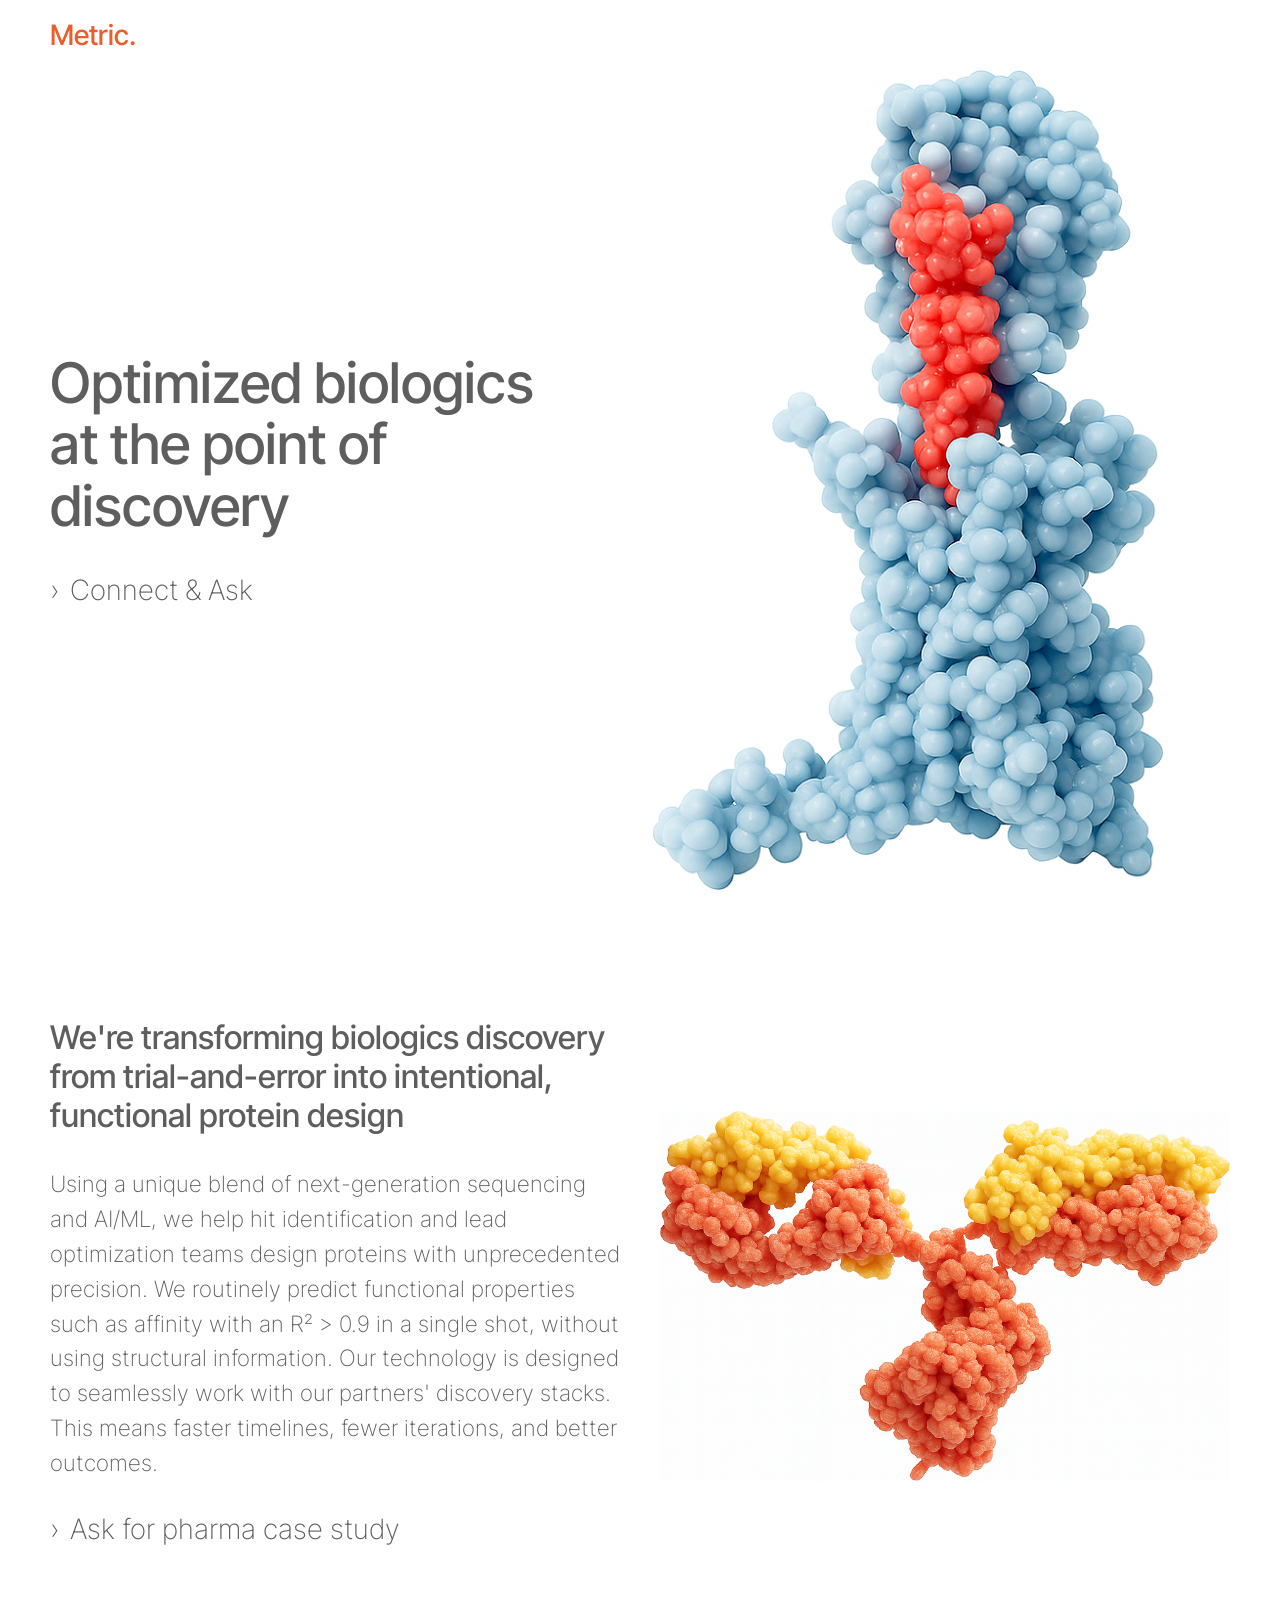
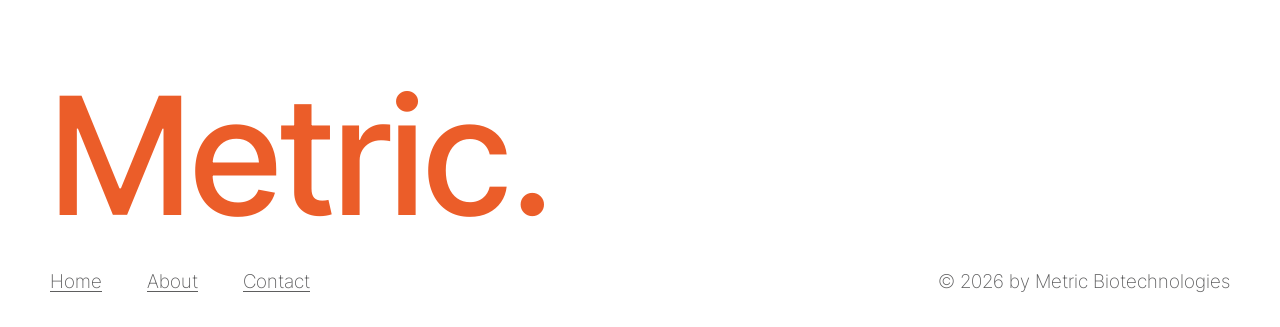
<file: index.html>
<!DOCTYPE html>
<html lang="en">
<head>
  <meta charset="UTF-8" />
  <meta name="viewport" content="width=device-width, initial-scale=1" />
  <title>Metric. — Optimized biologics at the point of discovery</title>
  <meta name="description" content="Metric Biotechnologies is transforming biologics discovery from trial-and-error into intentional, functional protein design using next-generation sequencing and AI/ML." />

  <!-- Open Graph / social -->
  <meta property="og:type" content="website" />
  <meta property="og:title" content="Metric. — Optimized biologics at the point of discovery" />
  <meta property="og:description" content="Transforming biologics discovery from trial-and-error into intentional, functional protein design." />
  <meta property="og:url" content="https://www.metricbio.tech/" />
  <meta property="og:image" content="https://www.metricbio.tech/assets/images/hero-protein.png" />
  <meta name="twitter:card" content="summary_large_image" />

  <link rel="canonical" href="https://www.metricbio.tech/" />
  <link rel="icon" href="/favicon.ico" />
  <link rel="apple-touch-icon" href="/apple-touch-icon.png" />

  <link rel="preconnect" href="https://fonts.googleapis.com" />
  <link rel="preconnect" href="https://fonts.gstatic.com" crossorigin />
  <link href="https://fonts.googleapis.com/css2?family=Inter+Tight:wght@200;300;400;500;600;700&display=swap" rel="stylesheet" />
  <link rel="stylesheet" href="assets/css/style.css" />
</head>
<body class="page-home">

<header class="site-header">
  <div class="container">
    <a class="brand" href="index.html">Metric.</a>
  </div>
</header>

<main>

  <!-- Hero -->
  <section class="home-hero">
    <div class="container">
      <div class="home-hero-text">
        <h1>Optimized biologics at the point of discovery</h1>
        <a class="cta-link" href="contact.html"><span class="arrow" aria-hidden="true">›</span> Connect &amp; Ask</a>
      </div>
      <div class="home-hero-image">
        <img src="assets/images/hero-protein.png" alt="Protein structure with binding site highlighted" />
      </div>
    </div>
  </section>

  <!-- Page 2: band + brand mark + footer, wrapped to be exactly 100vh so the snap-2
       point reaches the true page bottom and content above never bleeds in. -->
  <div class="page-2">

    <section class="home-band">
      <div class="container">
        <div class="row2">
          <div>
            <h3>We're transforming biologics discovery from trial-and-error into intentional, functional protein design</h3>
            <p>Using a unique blend of next-generation sequencing and AI/ML, we help hit identification and lead optimization teams design proteins with unprecedented precision. We routinely predict functional properties such as affinity with an R² &gt; 0.9 in a single shot, without using structural information. Our technology is designed to seamlessly work with our partners' discovery stacks. This means faster timelines, fewer iterations, and better outcomes.</p>
          </div>
          <div class="antibody-img">
            <img src="assets/images/antibody.png" alt="Antibody structure" />
          </div>
        </div>
        <div class="row1">
          <a class="cta-link" href="contact.html"><span class="arrow" aria-hidden="true">›</span> Ask for pharma case study</a>
        </div>
      </div>
    </section>

    <section class="brand-mark">
      <div class="container">
        <p class="word">Metric.</p>
      </div>
    </section>

    <footer class="site-footer">
      <div class="container">
        <nav class="footer-links">
          <a href="index.html">Home</a>
          <a href="about.html">About</a>
          <a href="contact.html">Contact</a>
        </nav>
        <span class="copy">© 2026<span class="copy-long"> by Metric Biotechnologies</span></span>
      </div>
    </footer>

  </div>

</main>

</body>
</html>
</file>
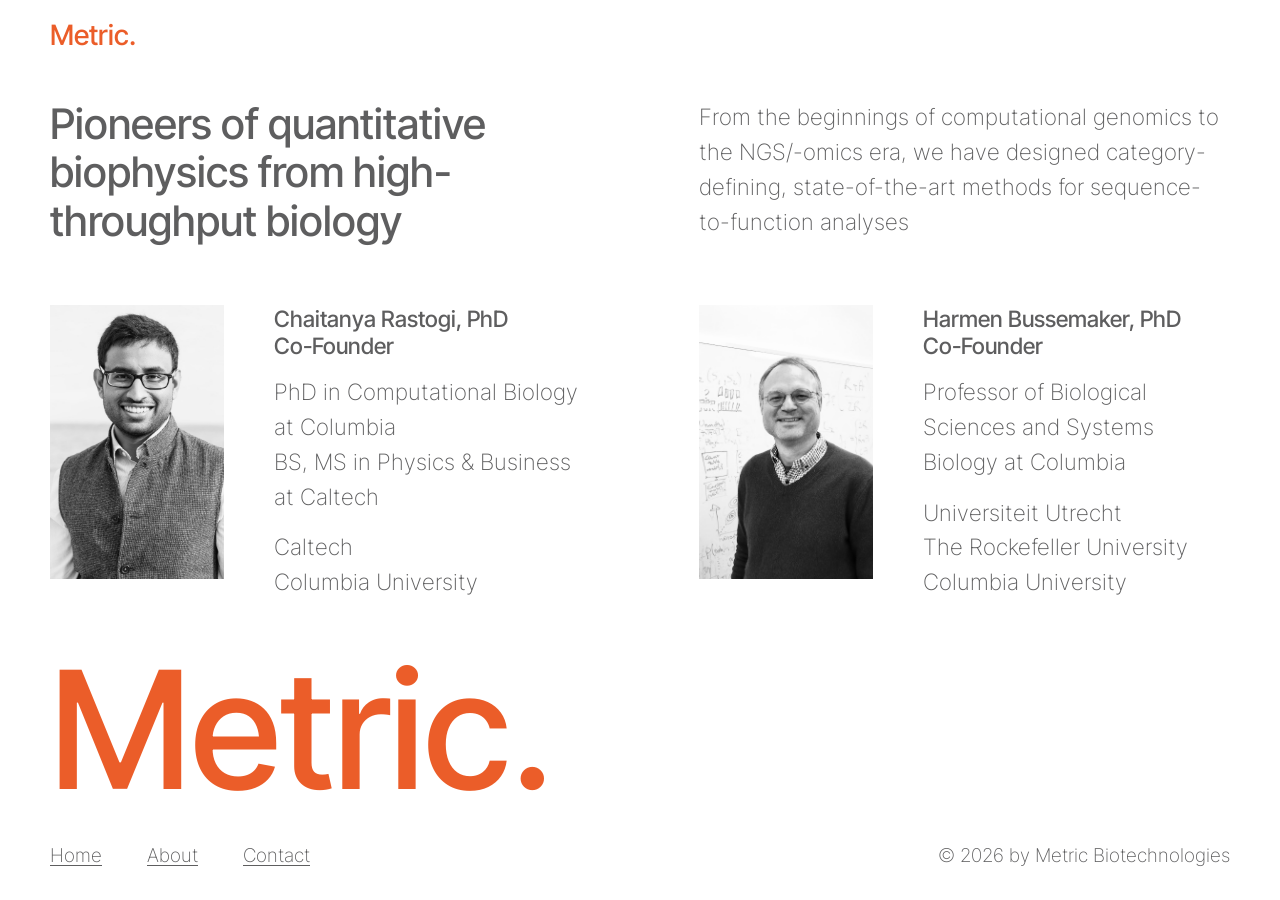
<file: about.html>
<!DOCTYPE html>
<html lang="en">
<head>
  <meta charset="UTF-8" />
  <meta name="viewport" content="width=device-width, initial-scale=1" />
  <title>About — Metric.</title>
  <meta name="description" content="Pioneers of quantitative biophysics from high-throughput biology. Meet the team behind Metric Biotechnologies." />

  <meta property="og:type" content="website" />
  <meta property="og:title" content="About — Metric." />
  <meta property="og:description" content="Pioneers of quantitative biophysics from high-throughput biology." />
  <meta property="og:url" content="https://www.metricbio.tech/about" />
  <meta property="og:image" content="https://www.metricbio.tech/assets/images/hero-protein.png" />
  <meta name="twitter:card" content="summary_large_image" />

  <link rel="canonical" href="https://www.metricbio.tech/about" />
  <link rel="icon" href="/favicon.ico" />
  <link rel="apple-touch-icon" href="/apple-touch-icon.png" />

  <link rel="preconnect" href="https://fonts.googleapis.com" />
  <link rel="preconnect" href="https://fonts.gstatic.com" crossorigin />
  <link href="https://fonts.googleapis.com/css2?family=Inter+Tight:wght@200;300;400;500;600;700&display=swap" rel="stylesheet" />
  <link rel="stylesheet" href="assets/css/style.css" />
</head>
<body class="page-about">

<header class="site-header">
  <div class="container">
    <a class="brand" href="index.html">Metric.</a>
  </div>
</header>

<main>

  <section class="about-hero">
    <div class="container">
      <div class="grid">
        <h2>Pioneers of quantitative biophysics from high-throughput biology</h2>
        <p>From the beginnings of computational genomics to the NGS/-omics era, we have designed category-defining, state-of-the-art methods for sequence-to-function analyses</p>
      </div>
    </div>
  </section>

  <section class="team">
    <div class="container">
      <div class="team-grid">

        <div class="member">
          <img class="member-img" src="assets/images/founder-chaitanya.jpg" alt="Chaitanya Rastogi, PhD" />
          <div class="member-info">
            <h3>Chaitanya Rastogi, PhD<span class="role">Co-Founder</span></h3>
            <p>PhD in Computational Biology at Columbia<br/>BS, MS in Physics &amp; Business at Caltech</p>
            <span class="affil">Caltech<br/>Columbia University</span>
          </div>
        </div>

        <div class="member">
          <img class="member-img" src="assets/images/founder-harmen.jpg" alt="Harmen Bussemaker, PhD" />
          <div class="member-info">
            <h3>Harmen Bussemaker, PhD<span class="role">Co-Founder</span></h3>
            <p>Professor of Biological Sciences and Systems Biology at Columbia</p>
            <span class="affil">Universiteit Utrecht<br/>The Rockefeller University<br/>Columbia University</span>
          </div>
        </div>

      </div>
    </div>
  </section>

  <section class="brand-mark">
    <div class="container">
      <p class="word">Metric.</p>
    </div>
  </section>

</main>

<footer class="site-footer">
  <div class="container">
    <nav class="footer-links">
      <a href="index.html">Home</a>
      <a href="about.html">About</a>
      <a href="contact.html">Contact</a>
    </nav>
    <span class="copy">© 2026<span class="copy-long"> by Metric Biotechnologies</span></span>
  </div>
</footer>

</body>
</html>
</file>
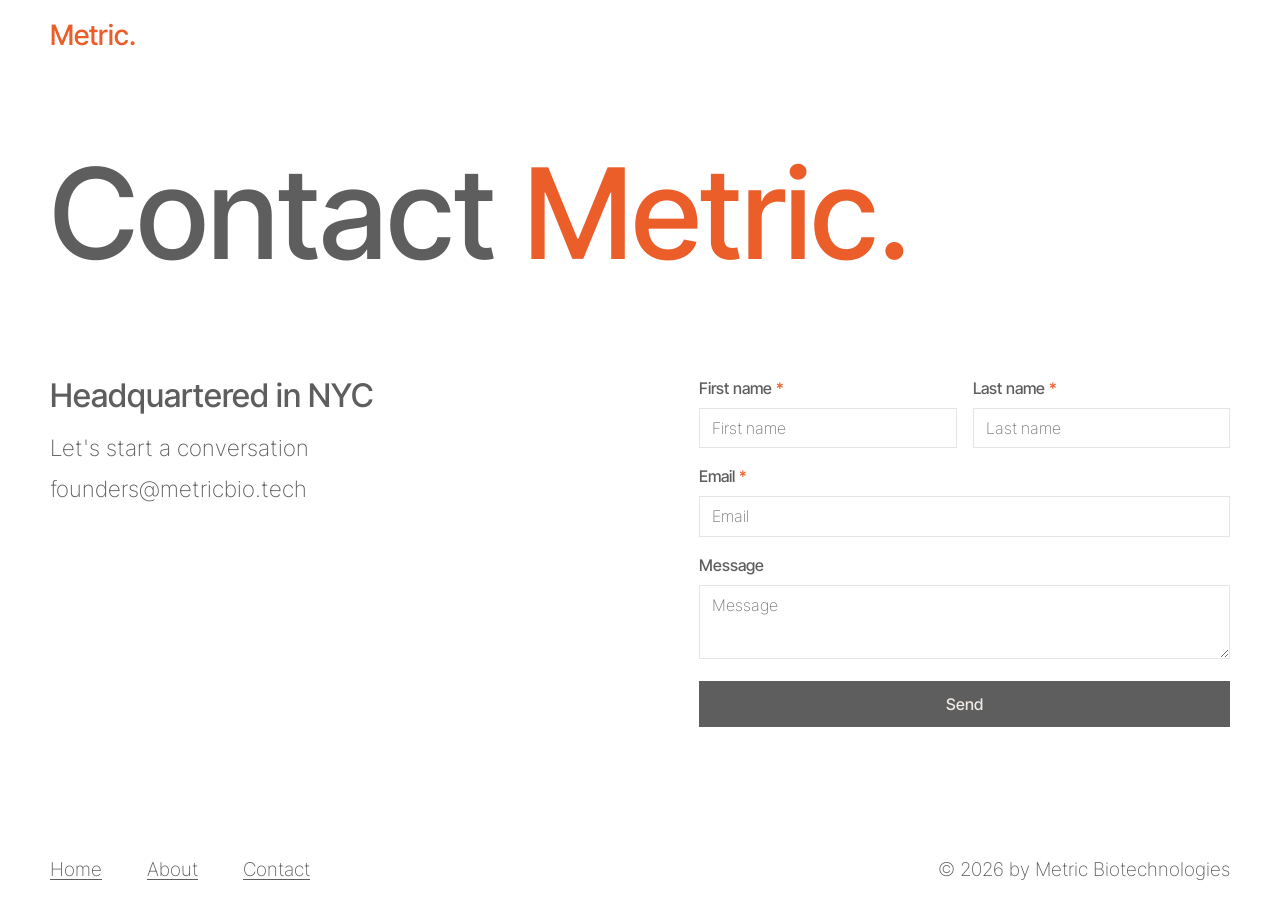
<file: contact.html>
<!DOCTYPE html>
<html lang="en">
<head>
  <meta charset="UTF-8" />
  <meta name="viewport" content="width=device-width, initial-scale=1" />
  <title>Contact — Metric.</title>
  <meta name="description" content="Get in touch with Metric Biotechnologies. Headquartered in NYC." />

  <meta property="og:type" content="website" />
  <meta property="og:title" content="Contact — Metric." />
  <meta property="og:description" content="Get in touch with Metric Biotechnologies." />
  <meta property="og:url" content="https://www.metricbio.tech/contact" />
  <meta property="og:image" content="https://www.metricbio.tech/assets/images/hero-protein.png" />
  <meta name="twitter:card" content="summary_large_image" />

  <link rel="canonical" href="https://www.metricbio.tech/contact" />
  <link rel="icon" href="/favicon.ico" />
  <link rel="apple-touch-icon" href="/apple-touch-icon.png" />

  <link rel="preconnect" href="https://fonts.googleapis.com" />
  <link rel="preconnect" href="https://fonts.gstatic.com" crossorigin />
  <link href="https://fonts.googleapis.com/css2?family=Inter+Tight:wght@200;300;400;500;600;700&display=swap" rel="stylesheet" />
  <link rel="stylesheet" href="assets/css/style.css" />

  <script src="scripts/config.js"></script>
  <script src="scripts/main.js" defer></script>
</head>
<body class="page-contact">

<header class="site-header">
  <div class="container">
    <a class="brand" href="index.html">Metric.</a>
  </div>
</header>

<main>

  <section class="contact-hero">
    <div class="container">
      <h1 class="contact-title">Contact <span class="accent">Metric.</span></h1>
    </div>
  </section>

  <section class="contact-body">
    <div class="container">
      <div class="contact-grid">

        <div class="contact-info">
          <h2>Headquartered in NYC</h2>
          <p>Let's start a conversation</p>
          <p><a href="mailto:founders@metricbio.tech">founders@metricbio.tech</a></p>
        </div>

        <form id="contact-form" method="POST">
          <!-- Honeypot: bots will fill this; humans won't see it -->
          <div class="hp-field" aria-hidden="true">
            <label for="hp-website">Leave this field empty</label>
            <input id="hp-website" type="text" name="website" autocomplete="off" tabindex="-1" />
          </div>

          <div class="row">
            <div class="field">
              <label for="first_name">First name <span class="req">*</span></label>
              <input id="first_name" type="text" name="first_name" placeholder="First name" required />
              <small class="error">Enter a first name.</small>
            </div>
            <div class="field">
              <label for="last_name">Last name <span class="req">*</span></label>
              <input id="last_name" type="text" name="last_name" placeholder="Last name" required />
              <small class="error">Enter a last name.</small>
            </div>
          </div>

          <div class="field">
            <label for="email">Email <span class="req">*</span></label>
            <input id="email" type="email" name="email" placeholder="Email" required />
            <small class="error">Enter a valid email.</small>
          </div>

          <div class="field">
            <label for="message">Message</label>
            <textarea id="message" name="message" placeholder="Message"></textarea>
          </div>

          <button type="submit">Send</button>
          <p id="form-status" role="status" aria-live="polite"></p>
        </form>

      </div>
    </div>
  </section>

  </main>

<footer class="site-footer">
  <div class="container">
    <nav class="footer-links">
      <a href="index.html">Home</a>
      <a href="about.html">About</a>
      <a href="contact.html">Contact</a>
    </nav>
    <span class="copy">© 2026<span class="copy-long"> by Metric Biotechnologies</span></span>
  </div>
</footer>

</body>
</html>
</file>
<file: assets/css/style.css>
/* ============================================================
   Metric Biotechnologies — design tokens & base

   Brand:
     Fonts:   Inter Tight Medium (500)  — wordmark + primary headlines
              Inter Tight ExtraLight (200) — body, subheads, light display
     Colors:  #EB5D29 (orange — brand)
              #5E5E5F (grey — text)
   ============================================================ */

:root {
  /* Color */
  --c-orange: #EB5D29;
  --c-ink:    #5E5E5F;
  --c-bg:     #FFFFFF;
  --c-cream:  #EFEAE5;
  --c-line:   #E5E5E5;
  --c-btn-bg: #5E5E5F;

  /* Type */
  --ff-base: "Inter Tight", -apple-system, BlinkMacSystemFont, "Helvetica Neue", Helvetica, Arial, sans-serif;
  --fw-medium: 500;
  --fw-light:  200;

  /* Type scale — desktop (1440+) */
  --fs-brand:    28px;
  --fs-nav:      22px;
  --fs-h1:       56px;
  --fs-h1-contact: 126px;
  --fs-h2-large: 64px;
  --fs-h2:       42px;
  --fs-h3:       32.5px;
  --fs-body:     22.5px;
  --fs-footer:   19px;
  --fs-mark:     164px;
  --fs-button:   18px;
  --fs-label:    16px;
  --fs-cta:      28px;

  /* Layout */
  --gutter:        50px;
  --max:           100%;
  --hdr-pad-y:     21px;
  --space-to-mark: clamp(60px, 10vw, 160px);  /* gap between content and the big "Metric." */
  --vstack-gap:    clamp(20px, 2.5vw, 40px);  /* vertical gap between stacked text blocks on home */
}

/* About page: compress to fit content + flourish + footer in one viewport. */
/* About + Contact pages fill the viewport; brand mark sticks to the bottom of main so the
   gap between Metric and the footer matches the home page (30px = 15+15). */
body.page-about,
body.page-contact {
  min-height: 100vh;
  display: flex;
  flex-direction: column;
}
body.page-about main,
body.page-contact main {
  flex: 1;
  display: flex;
  flex-direction: column;
}
body.page-about .brand-mark {
  margin-top: auto;
  padding-top: 0;
}

* { box-sizing: border-box; }
html, body { margin: 0; padding: 0; }

/* Scroll-snap: only on home page (page 1 = header at top, page 2 = footer at bottom).
   About/contact pages scroll normally. */
html:has(body.page-home) {
  scroll-snap-type: y mandatory;
  scroll-behavior: smooth;
}
/* Snap 1: top of doc (header + hero). Snap 2: .page-2 wrapper sized to
   exactly 100vh, so the snap reaches the true bottom of the page and
   the hero never bleeds into it. */
body.page-home .site-header { scroll-snap-align: start; scroll-snap-stop: always; }
body.page-home .site-footer { scroll-snap-align: end; }

body {
  font-family: var(--ff-base);
  font-weight: var(--fw-light);    /* ExtraLight is the default body weight */
  color: var(--c-ink);
  background: var(--c-bg);
  line-height: 1.5;
  -webkit-font-smoothing: antialiased;
  -moz-osx-font-smoothing: grayscale;
  font-size: 16px;
}

img { max-width: 100%; height: auto; display: block; }
a { color: inherit; text-decoration: none; }

.container {
  width: 100%;
  max-width: var(--max);
  margin: 0 auto;
  padding: 0 var(--gutter);
}

.sr-only {
  position: absolute; width: 1px; height: 1px;
  padding: 0; margin: -1px; overflow: hidden;
  clip: rect(0,0,0,0); white-space: nowrap; border: 0;
}

/* ============================================================
   Header
   ============================================================ */
.site-header {
  padding: var(--hdr-pad-y) 0;
  background: var(--c-bg);
}
.site-header .container {
  display: flex;
  justify-content: space-between;
  align-items: center;
}
.brand {
  color: var(--c-orange);
  font-size: var(--fs-brand);
  font-weight: var(--fw-medium);
  line-height: 1;
}
.site-header .right { display: flex; align-items: center; gap: 22px; }
.nav-contact {
  color: var(--c-ink);
  font-size: var(--fs-nav);
  font-weight: var(--fw-light);
}
.menu-toggle {
  background: none; border: 0; padding: 6px; cursor: pointer;
  display: inline-flex; flex-direction: column; gap: 5px;
}
.menu-toggle span {
  width: 22px; height: 1.5px; background: var(--c-ink); display: block;
}

/* ============================================================
   Home — Hero
   ============================================================ */
.home-hero {
  position: relative;
  min-height: calc(100vh - 80px); /* viewport minus header */
}
.home-hero-text { position: relative; z-index: 1; }
.home-hero .container {
  display: grid;
  grid-template-columns: 1fr 1.3fr;
  align-items: stretch;
  gap: 40px;
}
.home-hero-text {
  display: flex;
  flex-direction: column;
  justify-content: center;
  align-items: flex-start;
  text-align: left;
  gap: 36px;
}
.home-hero h1 {
  font-size: var(--fs-h1);
  font-weight: var(--fw-medium);
  line-height: 1.1;
  color: var(--c-ink);
  margin: 0;
  max-width: 760px;
}
.home-hero-image {
  position: relative;
  width: 100%;
  height: 100%;
  display: flex;
  align-items: center;
  justify-content: center;
  z-index: 2;
}
.home-hero-image img {
  width: 100%;
  height: 100%;
  max-height: calc(100vh - 80px);
  object-fit: contain;
  object-position: center center;
  display: block;
}

/* Inline ">" CTA — same font as label, no circle */
.cta-link {
  display: inline-flex;
  align-items: baseline;
  gap: 0.4em;
  font-size: var(--fs-cta);
  color: var(--c-ink);
  font-weight: var(--fw-light);
  line-height: 1.2;
  transition: color .2s;
}
.cta-link .arrow {
  display: inline-block;
  font-size: inherit;
  font-weight: inherit;
  color: inherit;
  line-height: inherit;
  transition: transform .2s;
}
.cta-link:hover { color: var(--c-orange); }
.cta-link:hover .arrow { transform: translateX(2px); }

/* ============================================================
   Home — "Make better biologics with us" band
   ============================================================ */
.home-band {
  padding-top: clamp(30px, 10vw, 160px);
  padding-bottom: 0;
}
.home-band .row1 {
  display: flex;
  justify-content: space-between;
  align-items: center;
  gap: 40px;
  margin-top: var(--vstack-gap);
}
.home-band h2 {
  font-size: var(--fs-h3);
  font-weight: var(--fw-medium);
  color: var(--c-ink);
  margin: 0;
  line-height: 1.2;
}
.home-band .row2 {
  display: grid;
  grid-template-columns: 1fr 1fr;
  gap: 40px;
  align-items: center;
}
.home-band h3 {
  font-size: var(--fs-h3);
  font-weight: var(--fw-medium);
  color: var(--c-ink);
  margin: 0 0 var(--vstack-gap);
  line-height: 1.2;
  max-width: 620px;
}
.home-band p {
  font-size: var(--fs-body);
  font-weight: var(--fw-light);
  color: var(--c-ink);
  margin: 0;
  max-width: 620px;
  line-height: 1.55;
}
.home-band .antibody-img { align-self: end; }
.home-band .antibody-img img {
  width: 100%;
  max-width: 720px;
  height: auto;
}

/* ============================================================
   About — hero (two columns)
   ============================================================ */
.about-hero {
  padding: 30px 0 60px;
}
.about-hero .grid {
  display: grid;
  grid-template-columns: 1fr 1fr;
  gap: 10%;
  align-items: start;
}
.about-hero h2 {
  font-size: var(--fs-h2);
  font-weight: var(--fw-medium);
  color: var(--c-ink);
  margin: 0;
  line-height: 1.15;
  overflow-wrap: normal;
}
.about-hero p {
  font-size: var(--fs-body);
  font-weight: var(--fw-light);
  color: var(--c-ink);
  margin: 0;
  line-height: 1.55;
}

/* ============================================================
   About — team grid
   ============================================================ */
.team { padding: 0; }
.team-grid {
  display: grid;
  grid-template-columns: 1fr 1fr;
  gap: 10%;
  align-items: start;
}
.member {
  display: grid;
  grid-template-columns: 40% 1fr;
  gap: 12px;
  align-items: start;
}
.member-img {
  width: 82%;
  max-width: none;
  aspect-ratio: 327 / 514;
  object-fit: cover;
  margin: 0;
}
.member-info { min-width: 0; }
.member h3 {
  font-size: var(--fs-body);
  font-weight: var(--fw-medium);
  color: var(--c-ink);
  margin: 0 0 16px;
  line-height: 1.2;
}
.member h3 .role {
  display: block;
  font-weight: var(--fw-medium);
}
.member p {
  font-size: var(--fs-body);
  font-weight: var(--fw-light);
  color: var(--c-ink);
  margin: 0 0 16px;
  line-height: 1.55;
}
.member .affil {
  font-size: var(--fs-body);
  font-weight: var(--fw-light);
  color: var(--c-ink);
  line-height: 1.55;
  display: block;
}

/* ============================================================
   Contact
   ============================================================ */
.contact-hero { padding: 80px 0 30px; }
.contact-title {
  font-size: var(--fs-h1-contact);
  font-weight: var(--fw-medium);
  color: var(--c-ink);
  margin: 0;
  line-height: 1;
}
.contact-title .accent { color: var(--c-orange); }

.contact-divider {
  border: 0;
  border-top: 1px solid var(--c-line);
  margin: 30px 0 0;
}

.contact-body { padding: 70px 0 100px; }
.contact-grid {
  display: grid;
  grid-template-columns: 1fr 1fr;
  gap: 10%;
  align-items: start;
}
.contact-grid form { max-width: 845px; width: 100%; }
.req { color: var(--c-orange); }
.contact-info h2 {
  font-size: var(--fs-h3);
  font-weight: var(--fw-medium);
  color: var(--c-ink);
  margin: 0 0 16px;
  line-height: 1.2;
}
.contact-info p {
  font-size: var(--fs-body);
  font-weight: var(--fw-light);
  color: var(--c-ink);
  margin: 0 0 6px;
  line-height: 1.55;
}
.contact-info a:hover { color: var(--c-orange); }

/* Form */
form { display: block; }
form .row {
  display: grid;
  grid-template-columns: 1fr 1fr;
  gap: 16px;
  margin-bottom: 16px;
}
form .field { margin-bottom: 16px; }
form .row .field { margin-bottom: 0; }
form label {
  display: block;
  font-size: var(--fs-label);
  font-weight: var(--fw-medium);
  color: var(--c-ink);
  margin-bottom: 8px;
}
#form-status {
  margin-top: 12px;
  font-size: 14px;
  font-weight: var(--fw-medium);
  color: var(--c-ink);
}
form input,
form textarea {
  width: 100%;
  background: #fff;
  border: 1px solid var(--c-line);
  padding: 8px 12px;
  font: inherit;
  font-size: 16px;
  font-weight: var(--fw-light);
  color: var(--c-ink);
  border-radius: 0;
  line-height: 1.4;
}
form input:focus,
form textarea:focus {
  outline: none;
  border-color: var(--c-ink);
}
form .error {
  display: none;
  margin-top: 6px;
  color: #d23535;
  font-size: 13px;
  line-height: 1.3;
}
form .error::before {
  content: "\26A0  ";
}
form input:user-invalid {
  border-color: #d23535;
}
form .field:has(input:user-invalid) .error {
  display: block;
}
form textarea {
  min-height: 74px;
  resize: vertical;
}
form button {
  width: 100%;
  padding: 11px 15px;
  background: var(--c-btn-bg);
  color: var(--c-cream);
  border: 0;
  font: inherit;
  font-size: 16px;
  font-weight: var(--fw-medium);
  cursor: pointer;
  transition: background .2s;
  text-align: center;
}
form button:hover { background: var(--c-orange); }

/* honeypot */
.hp-field {
  position: absolute !important;
  left: -10000px; top: auto;
  width: 1px; height: 1px;
  overflow: hidden;
}

/* ============================================================
   Big brand mark
   ============================================================ */
.brand-mark { padding: var(--space-to-mark) 0 15px; }
.brand-mark .word {
  font-size: var(--fs-mark);
  font-weight: var(--fw-medium);
  color: var(--c-orange);
  line-height: 1;
  margin: 0;
}

/* ============================================================
   Footer
   ============================================================ */
.site-footer { padding: 15px 0 30px; }   /* extra bottom padding absorbs ~9px scroll-snap-end quirk */
.site-footer .container {
  display: flex;
  justify-content: space-between;
  align-items: center;
}
.footer-links { display: flex; gap: 45px; }
.footer-links a {
  font-size: var(--fs-footer);
  font-weight: var(--fw-light);
  color: var(--c-ink);
  text-decoration: underline;
  text-underline-offset: 3px;
}
.footer-links a:hover { color: var(--c-orange); }
.copy {
  font-size: var(--fs-footer);
  font-weight: var(--fw-light);
  color: var(--c-ink);
}

/* ============================================================
   Tablet (≤ 1100)
   ============================================================ */
@media (max-width: 1100px) {
  :root {
    --fs-brand:    22px;
    --fs-nav:      18px;
    --fs-h1:       42px;
    --fs-h1-contact: 96px;
    --fs-h2-large: 48px;
    --fs-h2:       31px;
    --fs-h3:       24px;
    --fs-body:     18.5px;
    --fs-footer:   15px;
    --fs-mark:     112px;
    --fs-cta:      23px;
    --gutter:      36px;
  }
  .home-hero-image { min-height: 600px; }
  .about-hero { padding: 100px 0 60px; }
  .about-hero .grid { gap: 80px; }
  .team-grid { gap: 60px; }
  .contact-grid { gap: 100px; }
  .home-band .row1 { margin-top: 60px; }
  .footer-links { gap: 30px; }
}

/* ============================================================
   Mobile (≤ 700)
   ============================================================ */
@media (max-width: 700px) {
  :root {
    /* Mobile: all sizes scaled by ~0.91 (≥ 1pt reduction across the board) */
    --fs-brand:    18px;
    --fs-nav:      16px;
    --fs-h1:       33px;
    --fs-h1-contact: 51px;
    --fs-h2-large: 40px;
    --fs-h2:       28px;
    --fs-h3:       18.5px;
    --fs-body:     16px;
    --fs-footer:   13.5px;
    --fs-mark:     54px;
    --fs-label:    15px;
    --fs-cta:      20px;
    --gutter:      15px;
  }
  .team-grid { max-width: 100%; }
  .site-header .right { gap: 18px; }

  /* mobile inherits desktop min-height: calc(100vh - 80px) so hero fills viewport
     and never lets the next section bleed in */
  .home-hero .container { grid-template-columns: 1fr; }
  .home-hero-text {
    padding-top: clamp(20px, 8vw, 60px);
    padding-bottom: clamp(20px, 6vw, 50px);
    padding-left: 0;
    padding-right: 0;
    align-items: flex-start;
    text-align: left;
  }
  .home-hero h1 {
    font-size: var(--fs-h1);
    max-width: 360px;
    line-height: 1.05;
  }
  /* Lock hero to exactly one viewport (minus the header) and flex the image into
     whatever vertical space remains after the H1/CTA. */
  .home-hero { height: calc(100vh - 62px); min-height: 0; }
  .home-hero .container { display: flex; flex-direction: column; height: 100%; }
  .home-hero-text { flex: 0 0 auto; }
  .home-hero-image {
    flex: 1 1 auto;
    min-height: 0;
    width: 100vw;
    display: flex;
    align-items: center;
    justify-content: center;
  }
  .home-hero-image img {
    width: auto;
    height: 100%;
    max-width: 80vw;
    object-fit: contain;
  }
  /* .home-band padding-top now handled by clamp() at top of rule */
  .home-band .row1 {
    flex-direction: row;
    align-items: flex-start;
    gap: 16px;
    margin-top: 40px;
  }
  .home-band h2 {
    font-size: var(--fs-h2-large);
    line-height: 1.05;
    flex: 0 1 auto;
    max-width: 200px;
  }
  .home-band .row1 .cta-link {
    margin-top: 6px;
    flex: 0 0 auto;
  }
  .home-band .row2 {
    grid-template-columns: 1fr;
    gap: 50px;
  }
  .home-band .antibody-img img { width: 100%; max-width: 100%; }

  .about-hero { padding: 60px 0 40px; }
  .about-hero .grid {
    grid-template-columns: 1fr;
    gap: 60px;
  }
  .team { padding: 30px 0 60px; }
  .team-grid {
    grid-template-columns: 1fr;
    gap: 80px;
  }
  .member-img { max-width: 200px; }

  .contact-hero { padding: 40px 0 20px; }
  .contact-body { padding: 30px 0 60px; }
  .contact-grid {
    grid-template-columns: 1fr;
    gap: 60px;
  }
  form .row { grid-template-columns: 1fr 1fr; gap: 12px; }

  .brand-mark { padding: 60px 0 20px; }
  .copy-long { display: none; }   /* show only "© 2026" on small screens */
  .footer-links { gap: 20px; }
}
</file>
